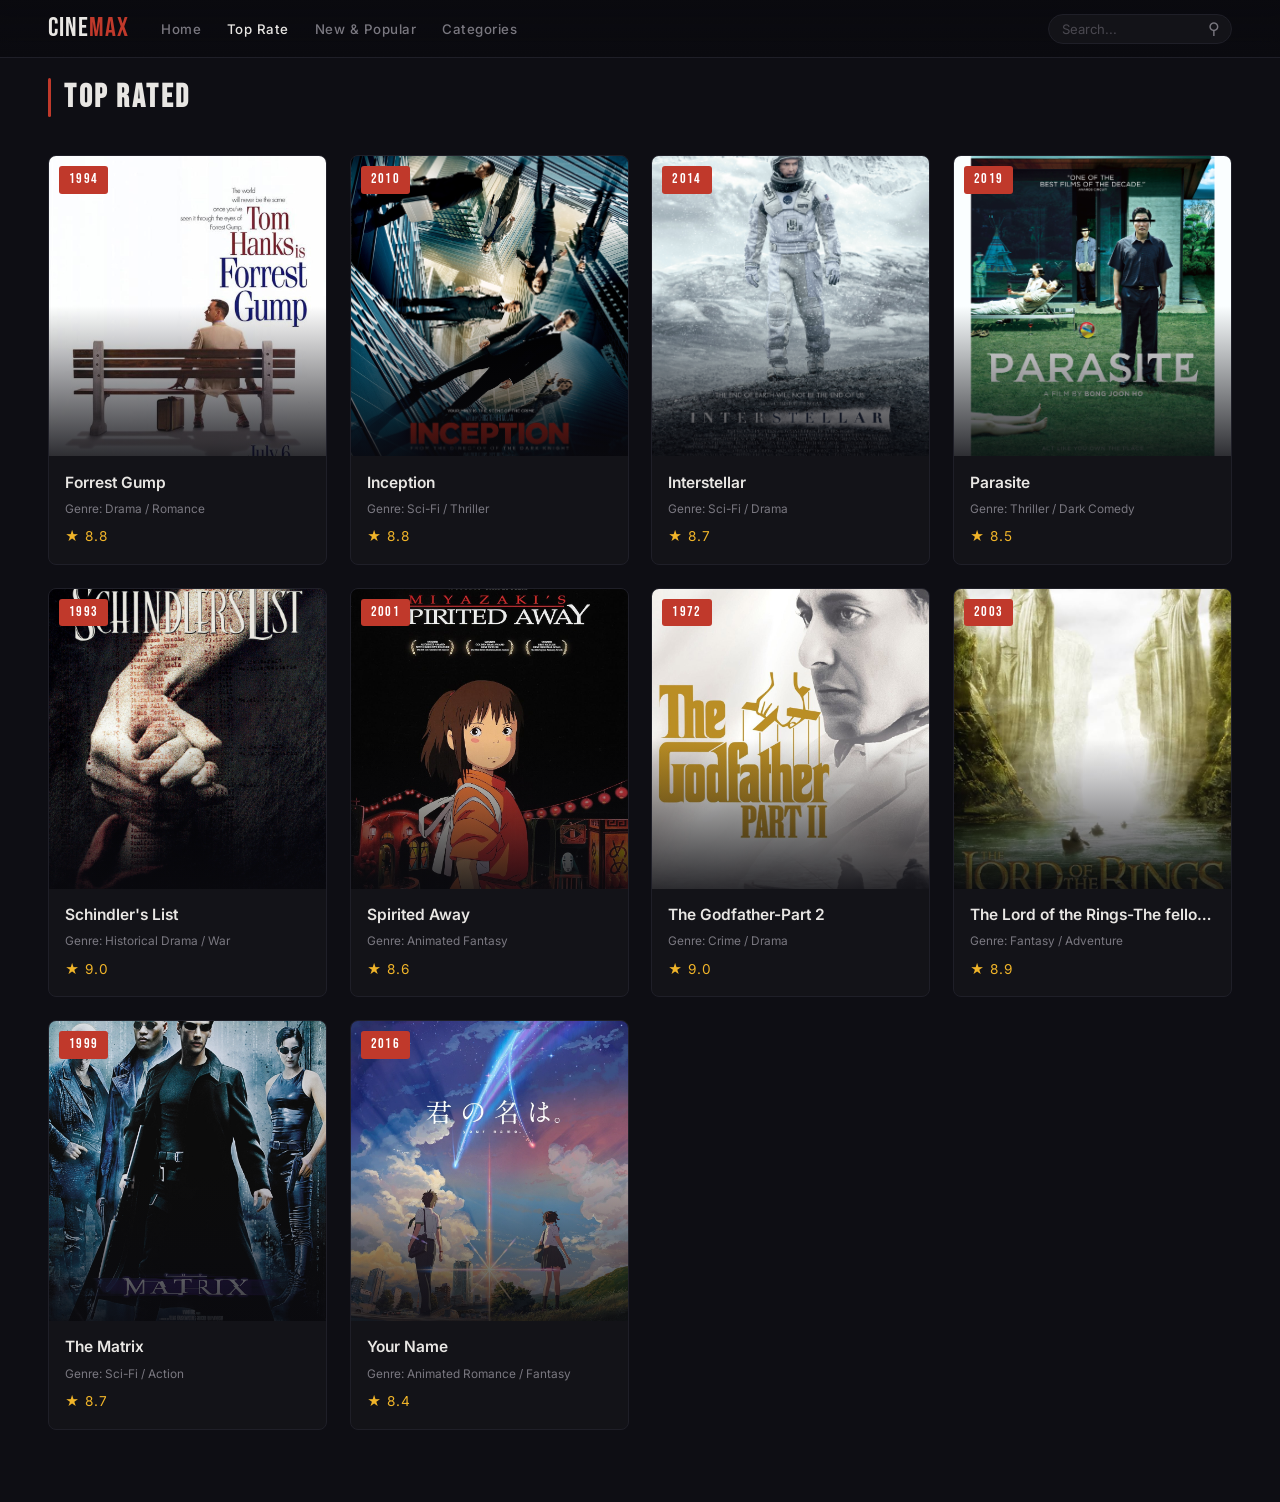
<file: Top rated.html>
<!DOCTYPE html>
<html lang="en">
<head>
  <meta charset="UTF-8" />
  <meta name="viewport" content="width=device-width, initial-scale=1.0"/>
  <title>CineMax – Movie Reviews</title>
  <link rel="stylesheet" href="styles.css" />
  <link href="https://fonts.googleapis.com/css2?family=Bebas+Neue&family=Inter:wght@300;400;500;600&family=Playfair+Display:ital,wght@1,700&display=swap" rel="stylesheet"/>
</head>
<nav class="navbar">
    <a href="#" class="logo">Cine<span>Max</span></a>
    <ul class="nav-links">
      <li><a href="Index.html">Home</a></li>
      <li><a href="Top rated.html" class="active">Top Rate</a></li>
      <li><a href="New and Popular.html">New &amp; Popular</a></li>
      <li><a href="Categories.html">Categories</a></li>
    </ul>
    <div class="nav-search">
      <input type="text" placeholder="Search..." />
      <button>&#9906;</button>
    </div>
  </nav>
<body>
   
  <section class="section" id="toprated">
    <h2 class="section-title">Top Rated</h2>
      <div class="card-grid">

        <div class="movie-card">
          <div class="card-poster" style="background-image:url('imagetoprated/Forrest\ Gump\ \ .jpg')">
              <span class="card-tag">1994</span>
          </div>
              <div class="card-body">
                  <h3>Forrest Gump</h3>
                      <p class="card-meta">Genre: Drama / Romance</p>
                          <div class="stars">★ 8.8</div>
              </div>
        </div>

        <div class="movie-card">
          <div class="card-poster" style="background-image:url('imagetoprated/Inception.jpg')">
              <span class="card-tag">2010</span>
          </div>
              <div class="card-body">
                  <h3>Inception</h3>
                      <p class="card-meta">Genre: Sci-Fi / Thriller</p>
                          <div class="stars">★ 8.8</div>
              </div>
        </div>

        <div class="movie-card">
          <div class="card-poster" style="background-image:url('imagetoprated/Interstellar.jpg')">
              <span class="card-tag">2014</span>
          </div>
              <div class="card-body">
                  <h3>Interstellar</h3>
                      <p class="card-meta">Genre: Sci-Fi / Drama</p>
                          <div class="stars">★ 8.7</div>
              </div>
        </div>

        <div class="movie-card">
          <div class="card-poster" style="background-image:url('imagetoprated/Parasite.jpg')">
              <span class="card-tag">2019</span>
          </div>
              <div class="card-body">
                  <h3>Parasite</h3>
                      <p class="card-meta">Genre: Thriller / Dark Comedy</p>
                          <div class="stars">★ 8.5</div>
              </div>
        </div>

        <div class="movie-card">
          <div class="card-poster" style="background-image:url('imagetoprated/Schindler\'s\ List.jpg')">
              <span class="card-tag">1993</span>
          </div>
              <div class="card-body">
                  <h3>Schindler's List</h3>
                      <p class="card-meta">Genre: Historical Drama / War</p>
                          <div class="stars">★ 9.0</div>
              </div>
        </div>

        <div class="movie-card">
          <div class="card-poster" style="background-image:url('imagetoprated/Spirited\ Away.jpg')">
              <span class="card-tag">2001</span>
          </div>
              <div class="card-body">
                  <h3>Spirited Away</h3>
                      <p class="card-meta">Genre: Animated Fantasy</p>
                          <div class="stars">★ 8.6</div>
              </div>
        </div>

        <div class="movie-card">
          <div class="card-poster" style="background-image:url('imagetoprated/The\ Godfather-\ Part\ II\ \ .jpg')">
              <span class="card-tag">1972</span>
          </div>
              <div class="card-body">
                  <h3>The Godfather-Part 2</h3>
                      <p class="card-meta">Genre: Crime / Drama</p>
                          <div class="stars">★ 9.0</div>
              </div>
        </div>

        <div class="movie-card">
          <div class="card-poster" style="background-image:url('imagetoprated/The\ Lord\ of\ the\ Rings-\ The\ Fellowship\ of\ the\ Ring.jpg')">
              <span class="card-tag">2003</span>
          </div>
              <div class="card-body">
                  <h3>The Lord of the Rings-The fellowship of the Rings</h3>
                      <p class="card-meta">Genre: Fantasy / Adventure</p>
                          <div class="stars">★ 8.9</div>
              </div>
        </div>

        <div class="movie-card">
          <div class="card-poster" style="background-image:url('imagetoprated/The\ Matrix.jpg')">
              <span class="card-tag">1999</span>
          </div>
              <div class="card-body">
                  <h3>The Matrix</h3>
                      <p class="card-meta">Genre: Sci-Fi / Action</p>
                          <div class="stars">★ 8.7</div>
              </div>
        </div>

        <div class="movie-card">
          <div class="card-poster" style="background-image:url('imagetoprated/Your\ Name\ \(Kimi\ no\ Na\ wa\).webp')">
              <span class="card-tag">2016</span>
          </div>
              <div class="card-body">
                  <h3>Your Name</h3>
                      <p class="card-meta">Genre: Animated Romance / Fantasy</p>
                          <div class="stars">★ 8.4</div>
              </div>
        </div>

    </div>
  </section>

</body>
</file>
<file: styles.css>
/* ============================================
   CineMax – styles.css
   Dark cinematic theme, red accent
   ============================================ */

/* ---------- RESET & BASE ---------- */
*, *::before, *::after {
  box-sizing: border-box;
  margin: 0;
  padding: 0;
}

:root {
  --bg-deep:    #0a0a0f;
  --bg-card:    #131318;
  --bg-section: #0e0e14;
  --bg-alt:     #111117;
  --red:        #c0392b;
  --red-light:  #e74c3c;
  --red-muted:  #7b1e1e;
  --gold:       #f0b429;
  --text-main:  #e8e6e3;
  --text-muted: #7a7880;
  --text-dim:   #4a4850;
  --border:     #1f1f28;
  --radius:     8px;
  --font-display: 'Bebas Neue', sans-serif;
  --font-body:    'Inter', sans-serif;
}

html { scroll-behavior: smooth; }

body {
  background-color: var(--bg-deep);
  color: var(--text-main);
  font-family: var(--font-body);
  font-size: 15px;
  line-height: 1.6;
  overflow-x: hidden;
}

a { text-decoration: none; color: inherit; }
ul { list-style: none; }
img { display: block; max-width: 100%; }

/* ---------- SCROLLBAR ---------- */
::-webkit-scrollbar { width: 6px; }
::-webkit-scrollbar-track { background: var(--bg-deep); }
::-webkit-scrollbar-thumb { background: var(--red-muted); border-radius: 3px; }

/* ---------- NAVBAR ---------- */
.navbar {
  position: fixed;
  top: 0; left: 0; right: 0;
  z-index: 100;
  display: flex;
  align-items: center;
  gap: 2rem;
  padding: 0 3rem;
  height: 58px;
  background: linear-gradient(to bottom, rgba(10,10,15,0.98) 0%, rgba(10,10,15,0.80) 100%);
  border-bottom: 1px solid var(--border);
  backdrop-filter: blur(10px);
}

.logo {
  font-family: var(--font-display);
  font-size: 1.7rem;
  letter-spacing: 1px;
  color: var(--text-main);
  white-space: nowrap;
}

.logo span {
  color: var(--red);
}

.nav-links {
  display: flex;
  gap: 1.6rem;
}

.nav-links a {
  font-size: 0.83rem;
  font-weight: 500;
  letter-spacing: 0.04em;
  color: var(--text-muted);
  transition: color 0.2s;
}

.nav-links a:hover,
.nav-links a.active {
  color: var(--text-main);
}

.nav-search {
  margin-left: auto;
  display: flex;
  align-items: center;
  gap: 0;
  background: var(--bg-card);
  border: 1px solid var(--border);
  border-radius: 20px;
  overflow: hidden;
  padding: 0 0.3rem 0 0.8rem;
}

.nav-search input {
  background: transparent;
  border: none;
  outline: none;
  color: var(--text-main);
  font-size: 0.82rem;
  width: 140px;
  padding: 6px 0;
  font-family: var(--font-body);
}

.nav-search input::placeholder { color: var(--text-dim); }

.nav-search button {
  background: none;
  border: none;
  color: var(--text-muted);
  cursor: pointer;
  font-size: 1rem;
  padding: 4px 6px;
  transition: color 0.2s;
}

.nav-search button:hover { color: var(--red-light); }

/* ---------- HERO ---------- */
.hero {
  position: relative;
  height: 100vh;
  min-height: 580px;
  display: flex;
  align-items: flex-end;
  padding: 0 3rem 5rem;
  overflow: hidden;
}

.hero-bg {
  position: absolute;
  inset: 0;
  background-size: cover;
  background-position: center top;
  transform: scale(1.04);
  transition: transform 8s ease;
}

.hero:hover .hero-bg { transform: scale(1); }

.hero-overlay {
  position: absolute;
  inset: 0;
  background: linear-gradient(
    to top,
    rgba(10,10,15,1) 0%,
    rgba(10,10,15,0.6) 40%,
    rgba(10,10,15,0.1) 100%
  );
}

.hero-badge {
  position: absolute;
  top: 5rem;
  left: 3rem;
  background: var(--red);
  color: #fff;
  font-family: var(--font-display);
  font-size: 1rem;
  letter-spacing: 0.12em;
  padding: 4px 14px;
  border-radius: 4px;
  z-index: 2;
}

.hero-content {
  position: relative;
  z-index: 2;
  max-width: 560px;
}

.hero-eyebrow {
  font-size: 0.78rem;
  font-weight: 500;
  letter-spacing: 0.1em;
  text-transform: uppercase;
  color: var(--gold);
  margin-bottom: 0.5rem;
}

.hero-title {
  font-family: var(--font-display);
  font-size: clamp(4rem, 8vw, 7rem);
  letter-spacing: 0.04em;
  line-height: 0.95;
  color: #fff;
  text-shadow: 0 2px 30px rgba(0,0,0,0.8);
  margin-bottom: 0.6rem;
}

.hero-meta {
  font-size: 0.82rem;
  color: var(--text-muted);
  letter-spacing: 0.06em;
  margin-bottom: 0.8rem;
}

.hero-desc {
  font-size: 20px;
  color: var(--text-muted);
  max-width: 420px;
  margin-bottom: 1.6rem;
  line-height: 1.65;
}

.hero-actions {
  display: flex;
  gap: 1rem;
  flex-wrap: wrap;
}

.btn-primary {
  background: var(--red);
  color: #fff;
  padding: 11px 28px;
  border-radius: 4px;
  font-size: 0.88rem;
  font-weight: 600;
  letter-spacing: 0.04em;
  transition: background 0.2s, transform 0.15s;
}

.btn-primary:hover {
  background: var(--red-light);
  transform: translateY(-1px);
}

.btn-secondary {
  background: rgba(255,255,255,0.1);
  color: var(--text-main);
  padding: 11px 28px;
  border-radius: 4px;
  font-size: 0.88rem;
  font-weight: 500;
  border: 1px solid rgba(255,255,255,0.18);
  transition: background 0.2s;
}

.btn-secondary:hover { background: rgba(255,255,255,0.18); }

/* ---------- SECTIONS ---------- */
.section {
  padding: 4.5rem 3rem;
  background: var(--bg-section);
}

.section-alt {
  background: var(--bg-alt);
}

.section-title {
  font-family: var(--font-display);
  font-size: 2rem;
  letter-spacing: 0.08em;
  color: var(--text-main);
  margin-bottom: 2rem;
  position: relative;
  padding-left: 1rem;
}

.section-title::before {
  content: '';
  position: absolute;
  left: 0;
  top: 0.2em;
  bottom: 0.2em;
  width: 3px;
  background: var(--red);
  border-radius: 2px;
}

/* ---------- CARD GRID ---------- */
.card-grid {
  display: grid;
  grid-template-columns: repeat(auto-fill, minmax(220px, 1fr));
  gap: 1.4rem;
}

.movie-card {
  background: var(--bg-card);
  border: 1px solid var(--border);
  border-radius: var(--radius);
  overflow: hidden;
  transition: transform 0.22s, border-color 0.22s, box-shadow 0.22s;
  cursor: pointer;
}

.movie-card:hover {
  transform: translateY(-5px);
  border-color: var(--red-muted);
  box-shadow: 0 12px 30px rgba(0,0,0,0.6);
}

.card-poster {
  position: relative;
  height: 300px;
  background-size: cover;
  background-position: center;
}

.card-poster::after {
  content: '';
  position: absolute;
  inset: 0;
  background: linear-gradient(to top, rgba(10,10,15,0.85) 0%, transparent 50%);
}

.card-rank,
.card-tag {
  position: absolute;
  top: 10px;
  left: 10px;
  z-index: 1;
  font-family: var(--font-display);
  font-size: 0.85rem;
  letter-spacing: 0.1em;
  padding: 3px 10px;
  border-radius: 3px;
  background: var(--red);
  color: #fff;
}

.card-body {
  padding: 0.9rem 1rem 1rem;
}

.card-body h3 {
  font-size: 0.97rem;
  font-weight: 600;
  color: var(--text-main);
  margin-bottom: 0.35rem;
  white-space: nowrap;
  overflow: hidden;
  text-overflow: ellipsis;
}

.card-meta {
  font-size: 0.74rem;
  color: var(--text-muted);
  margin-bottom: 0.55rem;
  line-height: 1.4;
}
.stars {
  font-size: 0.85rem;
  color: var(--gold);
  letter-spacing: 1px;
}

/* ---------- CATEGORIES ---------- */
.category-grid {
  display: grid;
  grid-template-columns: repeat(2, 1fr);
  gap: 1rem;
  max-width: 480px;
}

.category-btn {
  display: block;
  background: var(--bg-card);
  border: 1px solid var(--red-muted);
  color: var(--text-main);
  padding: 14px 20px;
  border-radius: var(--radius);
  font-size: 0.92rem;
  font-weight: 500;
  text-align: center;
  letter-spacing: 0.04em;
  transition: background 0.2s, border-color 0.2s, color 0.2s;
}

.category-btn:hover {
  background: var(--red);
  border-color: var(--red);
  color: #fff;
}

/* ---------- FOOTER ---------- */
.footer {
  background: var(--bg-deep);
  border-top: 1px solid var(--border);
  padding: 2.5rem 3rem;
  display: flex;
  flex-direction: column;
  align-items: center;
  gap: 0.5rem;
  text-align: center;
}

.footer .logo {
  font-size: 1.4rem;
  margin-bottom: 0.2rem;
}

.footer p:last-child {
  font-size: 0.78rem;
  color: var(--text-dim);
}

/* ---------- RESPONSIVE ---------- */
@media (max-width: 768px) {
  .navbar {
    padding: 0 1.2rem;
    gap: 1rem;
  }

  .nav-links { display: none; }

  .hero {
    padding: 0 1.5rem 4rem;
  }

  .hero-badge { left: 1.5rem; }

  .section {
    padding: 3rem 1.5rem;
  }

  .card-grid {
    grid-template-columns: repeat(auto-fill, minmax(160px, 1fr));
    gap: 1rem;
  }

  .card-poster { height: 220px; }

  .category-grid {
    max-width: 100%;
  }
}

@media (prefers-reduced-motion: reduce) {
  .hero-bg,
  .movie-card,
  .btn-primary,
  .category-btn {
    transition: none;
  }
}
</file>
